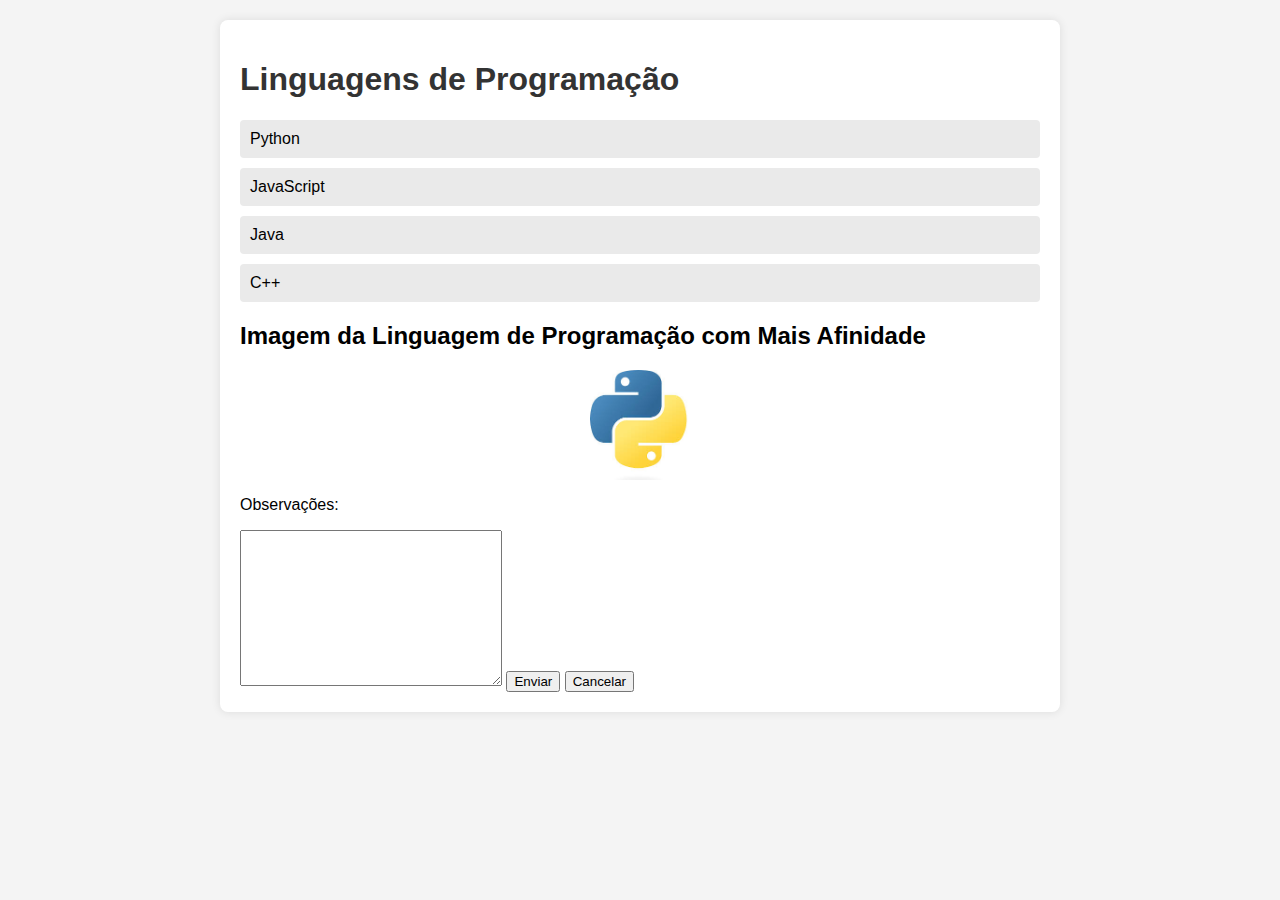
<file: Ex3/index.html>
<html lang="pt-BR">

<header> 
    <link rel="stylesheet" href="style.css">
</header>

<head>
    <meta charset="UTF-8">
    <title>Lista de Linguagens de Programação</title>
    
</head>
<body>
    <div class="container">
        <h1>Linguagens de Programação</h1>
        <ul>
            <li>Python</li>
            <li>JavaScript</li>
            <li>Java</li>
            <li>C++</li>
         
        </ul>

        <h2>Imagem da Linguagem de Programação com Mais Afinidade</h2>
        <img src="python.jfif" alt="Python Logo">


        <p>Observações:</p>
        <textarea name="Observações" id="1" cols="30" rows="10"></textarea>
        <button>Enviar</button>
        <button>Cancelar</button>

</body>
</file>
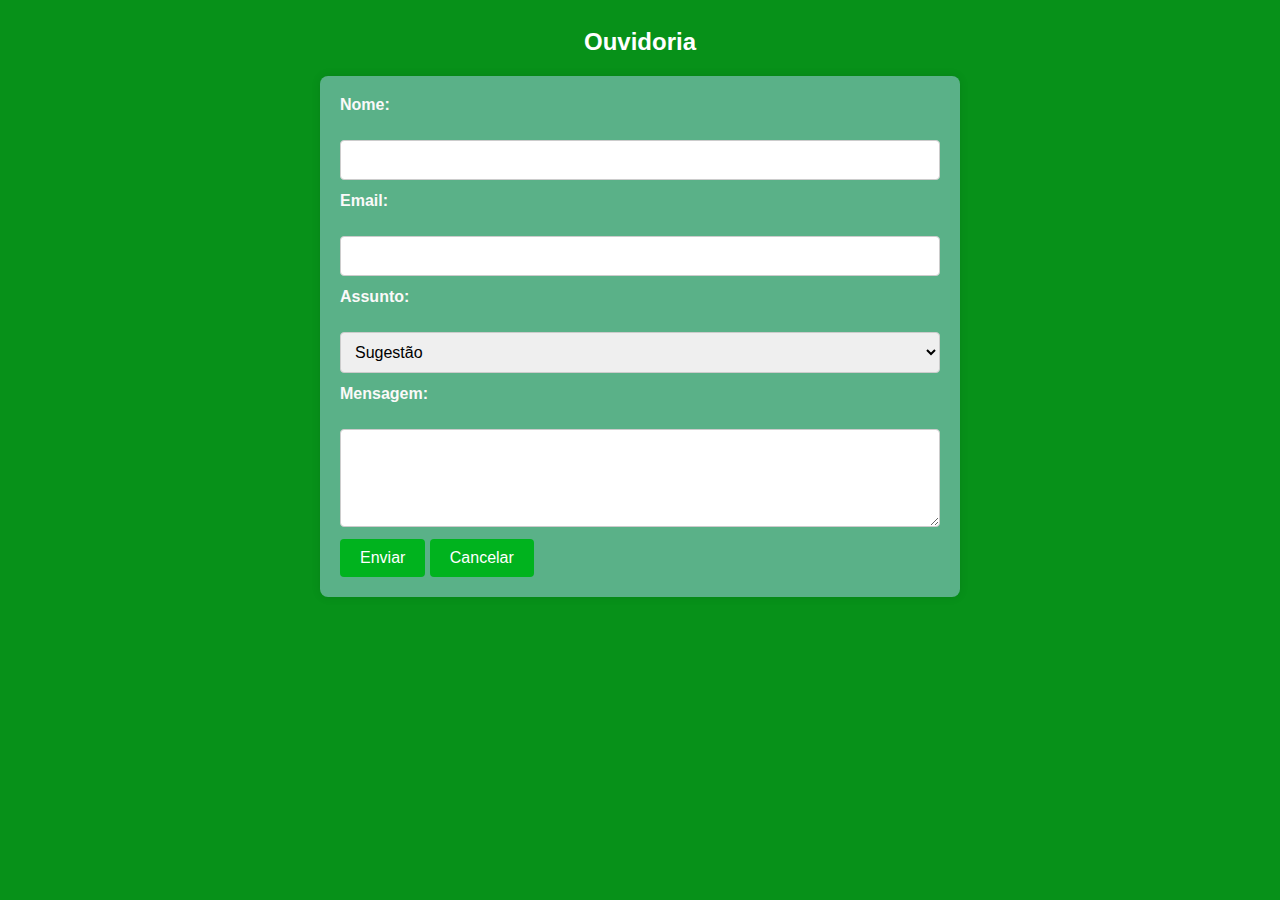
<file: Formulario/index.html>
<html><head>
    <title>OUVIDORIA</title>
    <link rel="stylesheet" href="style.css">
</head>
<body>
    <h2>Ouvidoria</h2>
    <form action="#">
        <label for="nome">Nome:</label><br>
        <input type="text" id="nome" name="nome"><br>
            <label id="email" for="email">Email:</label><br>
            <input type="text" name="email"><br>
            <label for="assunto">Assunto:</label><br>
            <select id="assunto" name="assunto">
            <option value="sugestao">Sugestão</option>
            <option value="reclamacao">Reclamação</option>
            <option value="outro">Outro</option>
        </select><br>
        <label for="mensagem">Mensagem:</label><br>
        <textarea id="mensagem" name="mensagem" rows="4" cols="50"></textarea><br>
        <input type="submit" value="Enviar">
        <input type="submit" value="Cancelar">
    </form>


</body></html>
</file>
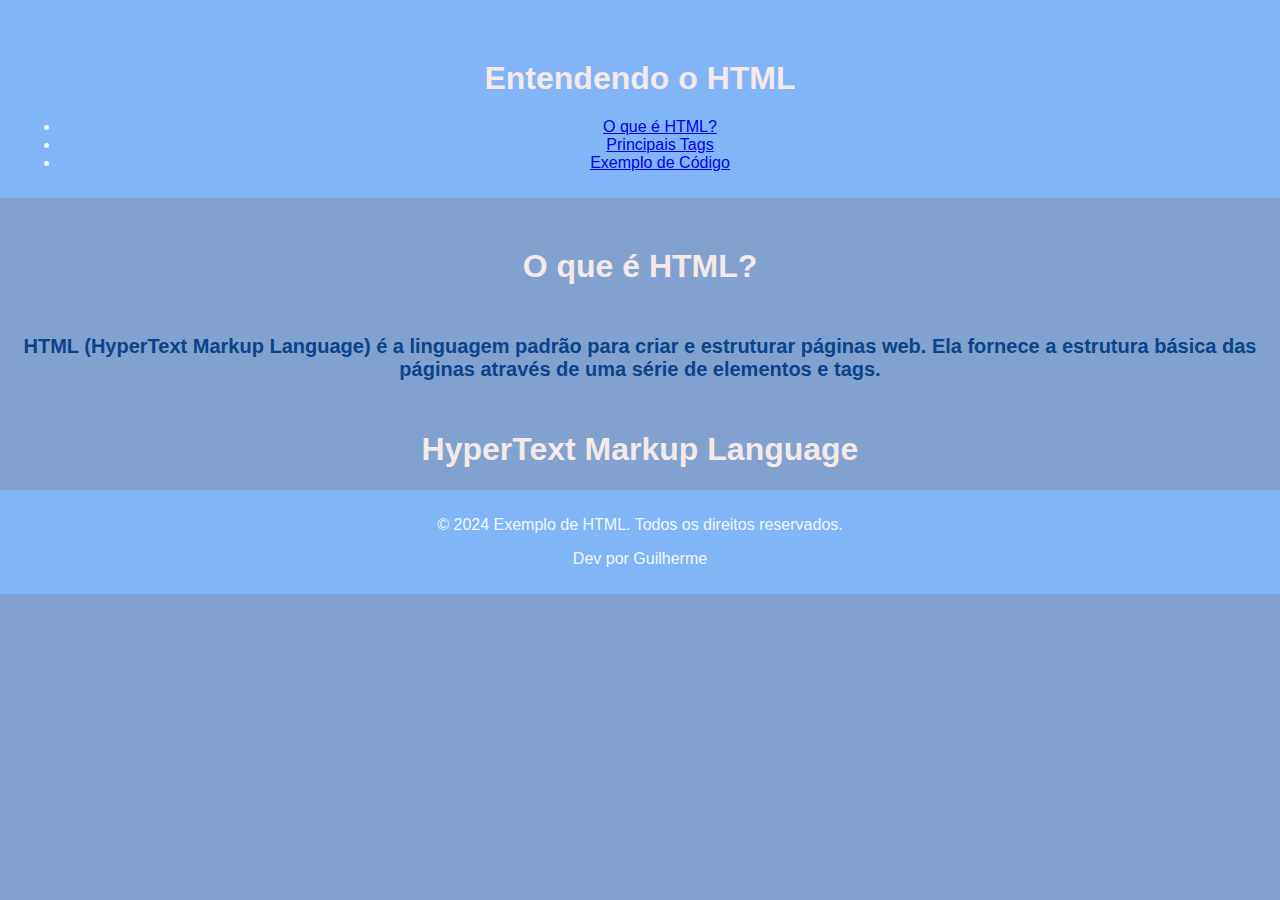
<file: Ex 1/Untitled-1.html>
<html>
    <header>
                <div class="container">
                <h1>Entendendo o HTML</h1>
                <nav>
                    <ul>
                        <li><a href="https://www.hostinger.com.br/tutoriais/o-que-e-html-conceitos-basicos">O que é HTML?</a></li>
                        <li><a href="https://www.w3schools.com/html/html_elements.asp">Principais Tags</a></li>
                        <li><a href="https://www.w3schools.com/html/tryit.asp?filename=tryhtml_classes_capitals">Exemplo de Código</a></li>
                    </ul>
                </nav>
            </div>
      
         <link rel="stylesheet" href="style.css">
    </header>
<head>
        <title>O que é HTML tu tum???</title>
</head>
<body>
    <h1><b>O que é HTML?</b></h1>
    <h1 class="subtexto">HTML (HyperText Markup Language) é a linguagem padrão para criar e estruturar páginas web. Ela fornece a estrutura básica das páginas através de uma série de elementos e tags.</h1> 
    <h1 id="motorosa"> HyperText Markup Language </h1>
</body>

<footer>
        <div class="container">
            <p>&copy; 2024 Exemplo de HTML. Todos os direitos reservados.</p>
            <p>Dev por Guilherme</p>
        </div>
    </footer>

</html>

<script>

</script>
</file>
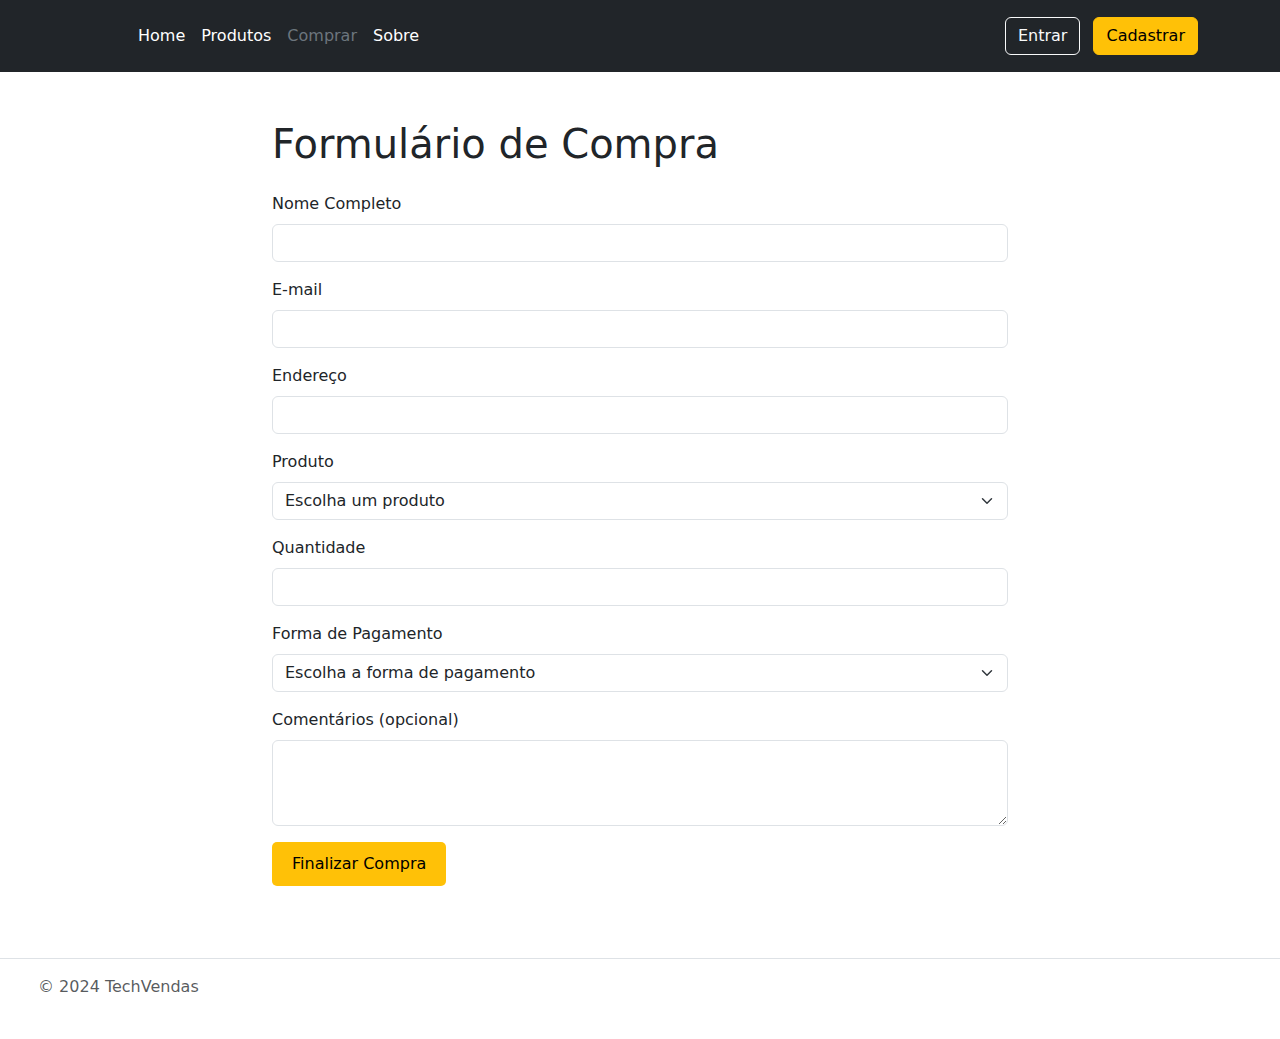
<file: PROJETO/comprar.html>
<!DOCTYPE html>
<html>
<head>
    <meta charset="UTF-8">
    <meta name="viewport" content="width=device-width, initial-scale=1.0">
    <title>Comprar - TechVendas</title>
    <link href="https://cdn.jsdelivr.net/npm/bootstrap@5.3.3/dist/css/bootstrap.min.css" rel="stylesheet" integrity="sha384-QWTKZyjpPEjISv5WaRU9OFeRpok6YctnYmDr5pNlyT2bRjXh0JMhjY6hW+ALEwIH" crossorigin="anonymous">
    <style>
        .btn-finalizar {
            background-color: #ffc107;
            color: black;
            border: none;
            padding: 10px 20px;
            border-radius: 5px;
            font-weight: normal;
        }
    </style>
</head>
<body>
    <header class="p-3 text-bg-dark">
        <div class="container">
            <div class="d-flex flex-wrap align-items-center justify-content-center justify-content-lg-start">
                <a href="index.html" class="d-flex align-items-center mb-2 mb-lg-0 text-white text-decoration-none">
                    <svg class="bi me-2" width="40" height="32" role="img" aria-label="TechVendas Logo">
                        <use xlink:href="#bootstrap"></use>
                    </svg>
                </a>
                <ul class="nav col-12 col-lg-auto me-lg-auto mb-2 justify-content-center mb-md-0">
                    <li><a href="home.html" class="nav-link px-2 text-white">Home</a></li>
                    <li><a href="produtos.html" class="nav-link px-2 text-white">Produtos</a></li>
                    <li><a href="comprar.html" class="nav-link px-2 text-secondary">Comprar</a></li>
                    <li><a href="sobre.html" class="nav-link px-2 text-white">Sobre</a></li>
                </ul>
                <form class="col-12 col-lg-auto mb-3 mb-lg-0 me-lg-3" role="search">
                </form>
                <div class="text-end">
                    <button type="button" class="btn btn-outline-light me-2">Entrar</button>
                    <button type="button" class="btn btn-warning">Cadastrar</button>
                </div>
            </div>
        </div>
    </header>

    <main>
        <div class="container py-5">
            <div class="row">
                <div class="col-lg-8 mx-auto">
                    <h1 class="fw-light mb-4">Formulário de Compra</h1>
                    <form>
                        <div class="mb-3">
                            <label for="name" class="form-label">Nome Completo</label>
                            <input type="text" class="form-control" id="name" required>
                        </div>
                        <div class="mb-3">
                            <label for="email" class="form-label">E-mail</label>
                            <input type="email" class="form-control" id="email" required>
                        </div>
                        <div class="mb-3">
                            <label for="address" class="form-label">Endereço</label>
                            <input type="text" class="form-control" id="address" required>
                        </div>
                        <div class="mb-3">
                            <label for="product" class="form-label">Produto</label>
                            <select class="form-select" id="product" required>
                                <option value="" disabled selected>Escolha um produto</option>
                                <option value="smartwatch1">Smartwatch Ultra Mini Serie8</option>
                                <option value="smartwatch2">Smartwatch Ultra 666 Gold</option>
                                <option value="smartwatch3">Smartwatch I W27 Pro Serie 7</option>
                            </select>
                        </div>
                        <div class="mb-3">
                            <label for="quantity" class="form-label">Quantidade</label>
                            <input type="number" class="form-control" id="quantity" min="1" required>
                        </div>
                        <div class="mb-3">
                            <label for="payment" class="form-label">Forma de Pagamento</label>
                            <select class="form-select" id="payment" required>
                                <option value="" disabled selected>Escolha a forma de pagamento</option>
                                <option value="credit_card">Cartão de Crédito</option>
                                <option value="debit_card">Cartão de Débito</option>
                                <option value="paypal">PayPal</option>
                            </select>
                        </div>
                        <div class="mb-3">
                            <label for="comments" class="form-label">Comentários (opcional)</label>
                            <textarea class="form-control" id="comments" rows="3"></textarea>
                        </div>
                        <button type="submit" class="btn btn-finalizar">Finalizar Compra</button>
                    </form>
                </div>
            </div>
        </div>
    </main>

    <footer class="d-flex flex-wrap justify-content-between align-items-center py-3 my-4 border-top">
        <div class="col-md-4 d-flex align-items-center">
            <a href="index.html" class="mb-3 me-2 mb-md-0 text-body-secondary text-decoration-none lh-1">
                <svg class="bi" width="30" height="24">
                    <use xlink:href="#bootstrap"></use>
                </svg>
            </a>
            <span class="mb-3 mb-md-0 text-body-secondary">© 2024 TechVendas</span>
        </div>
    </footer>

    <script src="https://cdn.jsdelivr.net/npm/bootstrap@5.3.3/dist/js/bootstrap.bundle.min.js" integrity="sha384-YvpcrYf0tY3lHB60NNkmXc5s9fDVZLESaAA55NDzOxhy9GkcIdslK1eN7N6jIeHz" crossorigin="anonymous"></script>
</body>
</html>
</file>
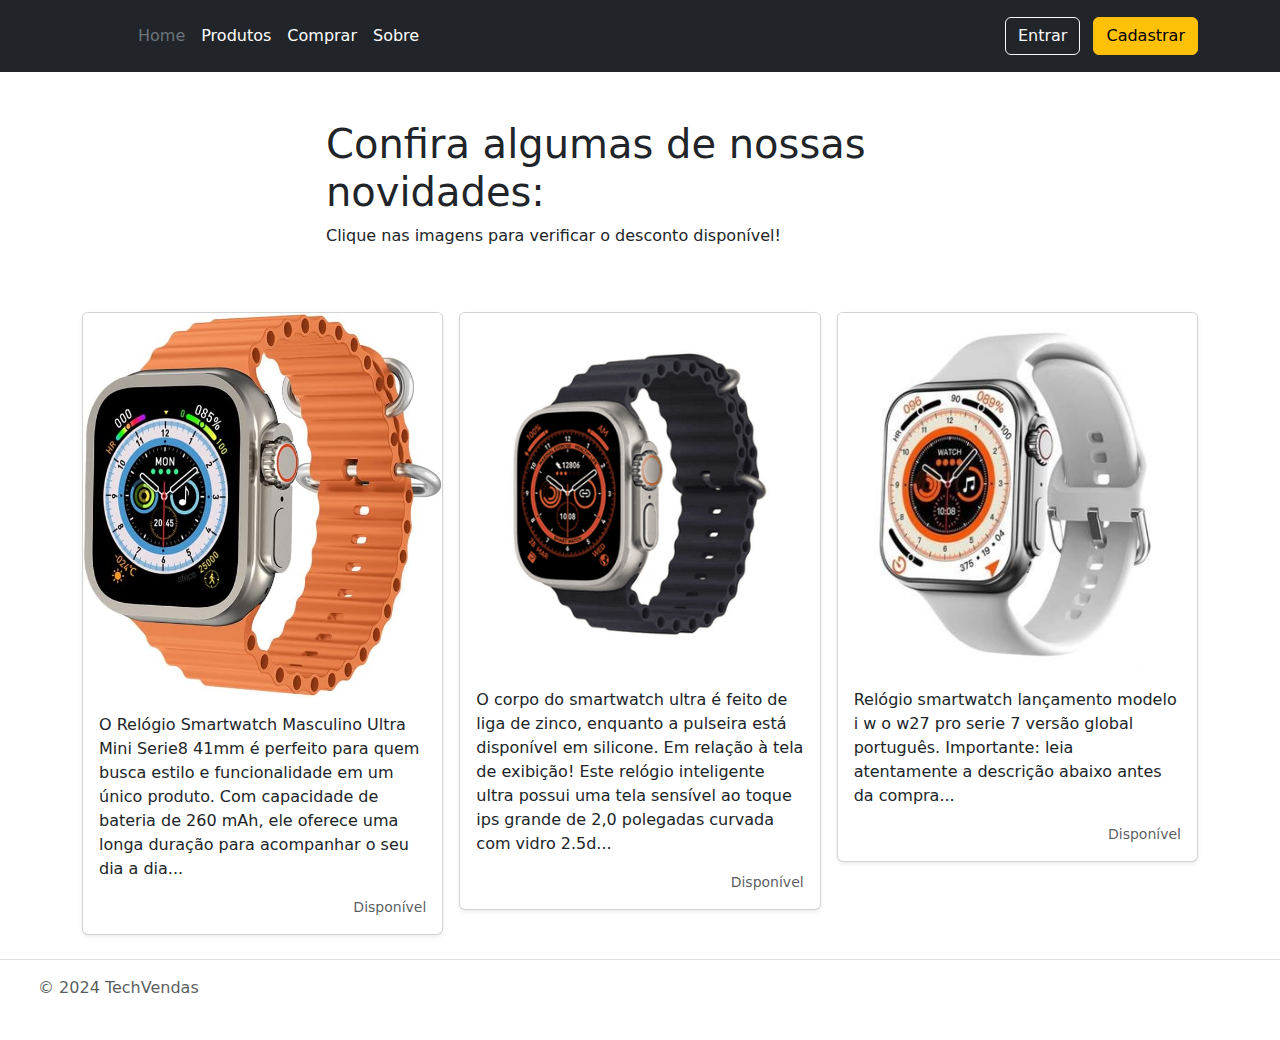
<file: PROJETO/home.html>
<!DOCTYPE html>
<html>
<head>
    <meta charset="UTF-8">
    <meta name="viewport" content="width=device-width, initial-scale=1.0">
    <title>Home</title>
    <link href="https://cdn.jsdelivr.net/npm/bootstrap@5.3.3/dist/css/bootstrap.min.css" rel="stylesheet" integrity="sha384-QWTKZyjpPEjISv5WaRU9OFeRpok6YctnYmDr5pNlyT2bRjXh0JMhjY6hW+ALEwIH" crossorigin="anonymous">
</head>

<body>
    <header class="p-3 text-bg-dark">
        <div class="container">
            <div class="d-flex flex-wrap align-items-center justify-content-center justify-content-lg-start">
                <a href="/" class="d-flex align-items-center mb-2 mb-lg-0 text-white text-decoration-none">
                    <svg class="bi me-2" width="40" height="32" role="img" aria-label="Bootstrap">
                        <use xlink:href="#bootstrap"></use>
                    </svg>
                </a>
                <ul class="nav col-12 col-lg-auto me-lg-auto mb-2 justify-content-center mb-md-0">
                    <li><a href="home.html" class="nav-link px-2 text-secondary">Home</a></li>
                    <li><a href="produtos.html" class="nav-link px-2 text-white">Produtos</a></li>
                    <li><a href="comprar.html" class="nav-link px-2 text-white">Comprar</a></li>
                    <li><a href="sobre.html" class="nav-link px-2 text-white">Sobre</a></li>
                </ul>
                <form class="col-12 col-lg-auto mb-3 mb-lg-0 me-lg-3" role="search">
                
                </form>
                <div class="text-end">
                    <button type="button" class="btn btn-outline-light me-2">Entrar</button>
                    <button type="button" class="btn btn-warning">Cadastrar</button>
                </div>
            </div>
        </div>
    </header>

    <div class="row py-lg-5">
        <div class="col-lg-6 col-md-8 mx-auto">
            <h1 class="fw-light">Confira algumas de nossas novidades:</h1>
            <p>Clique nas imagens para verificar o desconto disponível!</p> 
            <p class="lead text-body-secondary"></p>
        </div>
    </div>
   
    <div class="container">
        <div class="row row-cols-1 row-cols-sm-2 row-cols-md-3 g-3">
            <div class="col">
                <div class="card shadow-sm">
                    <img src="img/51JOS9xMsKL._AC_.jpg" class="card-img-top" alt="Imagem da Card" data-bs-toggle="modal" data-bs-target="#discountModal1">
                    <div class="card-body">
                        <p class="card-text">O Relógio Smartwatch Masculino Ultra Mini Serie8 41mm é perfeito para quem busca estilo e funcionalidade em um único produto. Com capacidade de bateria de 260 mAh, ele oferece uma longa duração para acompanhar o seu dia a dia...</p>
                        <div class="d-flex justify-content-between align-items-center">
                            <div class="btn-group">
                               
                            </div>
                            <small class="text-body-secondary">Disponível</small>
                        </div>
                    </div>
                </div>
            </div>

            <div class="col">
                <div class="card shadow-sm">
                    <img src="img/Smartwatch-Iwo-Serie-8-Ultra-Relogio-Inteligente-Preto_1702927721_g.png" class="card-img-top" alt="Imagem da Card" data-bs-toggle="modal" data-bs-target="#discountModal2">
                    <div class="card-body">
                        <p class="card-text">O corpo do smartwatch ultra é feito de liga de zinco, enquanto a pulseira está disponível em silicone. Em relação à tela de exibição! Este relógio inteligente ultra possui uma tela sensível ao toque ips grande de 2,0 polegadas curvada com vidro 2.5d...</p>
                        <div class="d-flex justify-content-between align-items-center">
                            <div class="btn-group">
                             
                            </div>
                            <small class="text-body-secondary">Disponível</small>
                        </div>
                    </div>
                </div>
            </div>

            <div class="col">
                <div class="card shadow-sm">
                    <img src="img/Smartwatch-Ultra-8-S-rie-8-Watch8-Esportivo-Nfc-1-91-Tela-Amoled-Touch-Screen-Prata_1674314316_g.jpeg" class="card-img-top" alt="Imagem da Card" data-bs-toggle="modal" data-bs-target="#discountModal3">
                    <div class="card-body">
                        <p class="card-text">Relógio smartwatch lançamento modelo i w o w27 pro serie 7 versão global português. Importante: leia atentamente a descrição abaixo antes da compra...</p>
                        <div class="d-flex justify-content-between align-items-center">
                            <div class="btn-group">
                            
                            </div>
                            <small class="text-body-secondary">Disponível</small>
                        </div>
                    </div>
                </div>
            </div>
        </div>
    </div>

    
    <div class="modal fade" id="discountModal1" tabindex="-1" aria-labelledby="discountModal1Label" aria-hidden="true">
        <div class="modal-dialog">
            <div class="modal-content">
                <div class="modal-header">
                    <h5 class="modal-title" id="discountModal1Label">Desconto Disponível para Smartwatch Ultra Mini Serie8</h5>
                    <button type="button" class="btn-close" data-bs-dismiss="modal" aria-label="Close"></button>
                </div>
                <div class="modal-body">
                    Aproveite um desconto especial de <strong>15%</strong> na compra deste Smartwatch Ultra Mini Serie8. O desconto será aplicado automaticamente no checkout.
                </div>
                <div class="modal-footer">
                    <button type="button" class="btn btn-secondary" data-bs-dismiss="modal">Fechar</button>
                    <a href="comprar.html" class="btn btn-warning">Comprar Agora</a>
                </div>
            </div>
        </div>
    </div>

    <div class="modal fade" id="discountModal2" tabindex="-1" aria-labelledby="discountModal2Label" aria-hidden="true">
        <div class="modal-dialog">
            <div class="modal-content">
                <div class="modal-header">
                    <h5 class="modal-title" id="discountModal2Label">Desconto Disponível para Smartwatch Ultra</h5>
                    <button type="button" class="btn-close" data-bs-dismiss="modal" aria-label="Close"></button>
                </div>
                <div class="modal-body">
                    Aproveite um desconto especial de <strong>20%</strong> na compra deste Smartwatch Ultra. O desconto será aplicado automaticamente no checkout.
                </div>
                <div class="modal-footer">
                    <button type="button" class="btn btn-secondary" data-bs-dismiss="modal">Fechar</button>
                    <a href="comprar.html" class="btn btn-warning">Comprar Agora</a>
                </div>
            </div>
        </div>
    </div>

    <div class="modal fade" id="discountModal3" tabindex="-1" aria-labelledby="discountModal3Label" aria-hidden="true">
        <div class="modal-dialog">
            <div class="modal-content">
                <div class="modal-header">
                    <h5 class="modal-title" id="discountModal3Label">Desconto Disponível para Smartwatch W27 Pro</h5>
                    <button type="button" class="btn-close" data-bs-dismiss="modal" aria-label="Close"></button>
                </div>
                <div class="modal-body">
                    Aproveite um desconto especial de <strong>10%</strong> na compra deste Smartwatch W27 Pro. O desconto será aplicado automaticamente no checkout.
                </div>
                <div class="modal-footer">
                    <button type="button" class="btn btn-secondary" data-bs-dismiss="modal">Fechar</button>
                    <a href="comprar.html" class="btn btn-warning">Comprar Agora</a>
                </div>
            </div>
        </div>
    </div>

    <script src="https://cdn.jsdelivr.net/npm/bootstrap@5.3.3/dist/js/bootstrap.bundle.min.js" integrity="sha384-YvpcrYf0tY3lHB60NNkmXc5s9fDVZLESaAA55NDzOxhy9GkcIdslK1eN7N6jIeHz" crossorigin="anonymous"></script>

    <footer class="d-flex flex-wrap justify-content-between align-items-center py-3 my-4 border-top">
        <div class="col-md-4 d-flex align-items-center">
          <a href="/" class="mb-3 me-2 mb-md-0 text-body-secondary text-decoration-none lh-1">
            <svg class="bi" width="30" height="24"><use xlink:href="#bootstrap"></use></svg>
          </a>
          <span class="mb-3 mb-md-0 text-body-secondary">© 2024 TechVendas</span>
        </div>
    </footer>
</body>
</html>
</file>
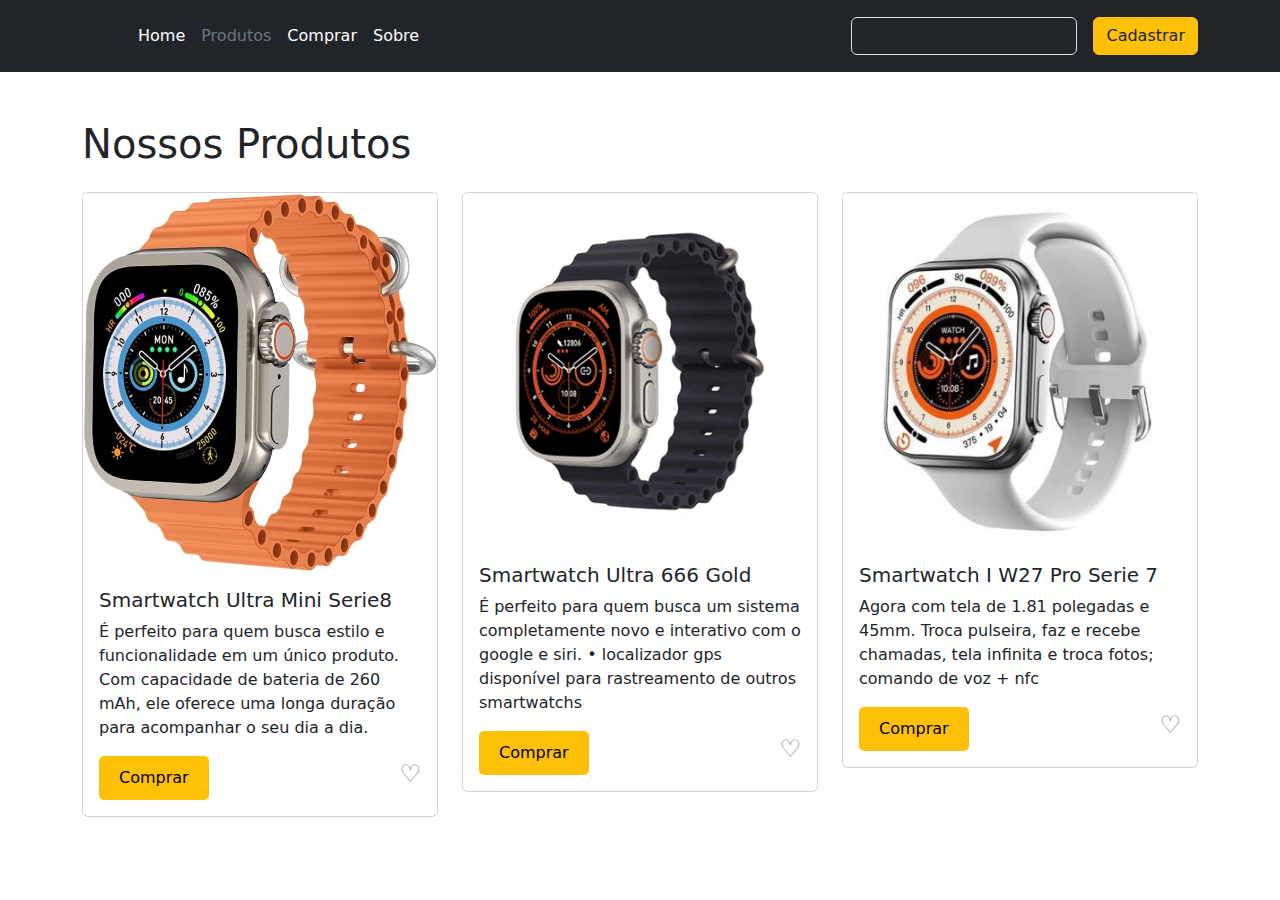
<file: PROJETO/produtos.html>
<!DOCTYPE html>
<html>
<head>
    <meta charset="UTF-8">
    <meta name="viewport" content="width=device-width, initial-scale=1.0">
    <title>Produtos - TechVendas</title>
    <link href="https://cdn.jsdelivr.net/npm/bootstrap@5.3.3/dist/css/bootstrap.min.css" rel="stylesheet" integrity="sha384-QWTKZyjpPEjISv5WaRU9OFeRpok6YctnYmDr5pNlyT2bRjXh0JMhjY6hW+ALEwIH" crossorigin="anonymous">
    <style>
        .favorito {
            color: gray;
            cursor: pointer;
            font-size: 1.5rem;
        }
        .favorito.selecionado {
            color: red;
        }
        .btn-comprar {
            background-color: #ffc107;
            color: black;
            border: none;
            padding: 10px 20px;
            border-radius: 5px;
            font-weight: normal; 
        }
    </style>
</head>
<body>
    <header class="p-3 text-bg-dark">
        <div class="container">
            <div class="d-flex flex-wrap align-items-center justify-content-center justify-content-lg-start">
                <a href="home.html" class="d-flex align-items-center mb-2 mb-lg-0 text-white text-decoration-none">
                    <svg class="bi me-2" width="40" height="32" role="img" aria-label="Bootstrap">
                        <use xlink:href="#bootstrap"></use>
                    </svg>
                </a>
                <ul class="nav col-12 col-lg-auto me-lg-auto mb-2 justify-content-center mb-md-0">
                    <li><a href="home.html" class="nav-link px-2 text-white">Home</a></li>
                    <li><a href="produtos.html" class="nav-link px-2 text-secondary">Produtos</a></li>
                    <li><a href="comprar.html" class="nav-link px-2 text-white">Comprar</a></li>
                    <li><a href="sobre.html" class="nav-link px-2 text-white">Sobre</a></li>
                </ul>
                <form class="col-12 col-lg-auto mb-3 mb-lg-0 me-lg-3" role="search">
                    <input type="search" class="form-control form-control-dark text-bg-dark" placeholder="Search..." aria-label="Search">
                </form>
                <div class="text-end">
                    <button type="button" class="btn btn-warning text-dark">Cadastrar</button>
                </div>
            </div>
        </div>
    </header>

    <main class="container mt-5">
        <h1 class="mb-4">Nossos Produtos</h1>
        <div class="row">
            <!-- Smartwatch Masculino Ultra Mini Serie8 -->
            <div class="col-md-4">
                <div class="card mb-4">
                    <img src="img/51JOS9xMsKL._AC_.jpg" class="card-img-top" alt="Produto 1">
                    <div class="card-body">
                        <h5 class="card-title">Smartwatch Ultra Mini Serie8</h5>
                        <p class="card-text">É perfeito para quem busca estilo e funcionalidade em um único produto. Com capacidade de bateria de 260 mAh, ele oferece uma longa duração para acompanhar o seu dia a dia.</p>
                        <div class="d-flex justify-content-between">
                            <button class="btn btn-comprar" onclick="window.location.href='comprar.html'">Comprar</button>
                            <span class="favorito" onclick="toggleFavorito(this)">&#9825;</span>
                        </div>
                    </div>
                </div>
            </div>
            <!-- Smartwatch Ultra 666 Gold -->
            <div class="col-md-4">
                <div class="card mb-4">
                    <img src="img/Smartwatch-Iwo-Serie-8-Ultra-Relogio-Inteligente-Preto_1702927721_g.png" class="card-img-top" alt="Produto 2">
                    <div class="card-body">
                        <h5 class="card-title">Smartwatch Ultra 666 Gold</h5>
                        <p class="card-text">É perfeito para quem busca um sistema completamente novo e interativo com o google e siri. • localizador gps disponível para rastreamento de outros smartwatchs</p>
                        <div class="d-flex justify-content-between">
                            <button class="btn btn-comprar" onclick="window.location.href='comprar.html'">Comprar</button>
                            <span class="favorito" onclick="toggleFavorito(this)">&#9825;</span>
                        </div>
                    </div>
                </div>
            </div>
            <!-- Smartwatch I W27 Pro Serie 7 -->
            <div class="col-md-4">
                <div class="card mb-4">
                    <img src="img/Smartwatch-Ultra-8-S-rie-8-Watch8-Esportivo-Nfc-1-91-Tela-Amoled-Touch-Screen-Prata_1674314316_g.jpeg" class="card-img-top" alt="Produto 3">
                    <div class="card-body">
                        <h5 class="card-title">Smartwatch I W27 Pro Serie 7</h5>
                        <p class="card-text">Agora com tela de 1.81 polegadas e 45mm. Troca pulseira, faz e recebe chamadas, tela infinita e troca fotos; comando de voz + nfc</p>
                        <div class="d-flex justify-content-between">
                            <button class="btn btn-comprar" onclick="window.location.href='comprar.html'">Comprar</button>
                            <span class="favorito" onclick="toggleFavorito(this)">&#9825;</span>
                        </div>
                    </div>
                </div>
            </div>
        </div>
    </main>

    <script>
        function toggleFavorito(element) {
            element.classList.toggle('selecionado');
        }
    </script>
</body>
</html>
</file>
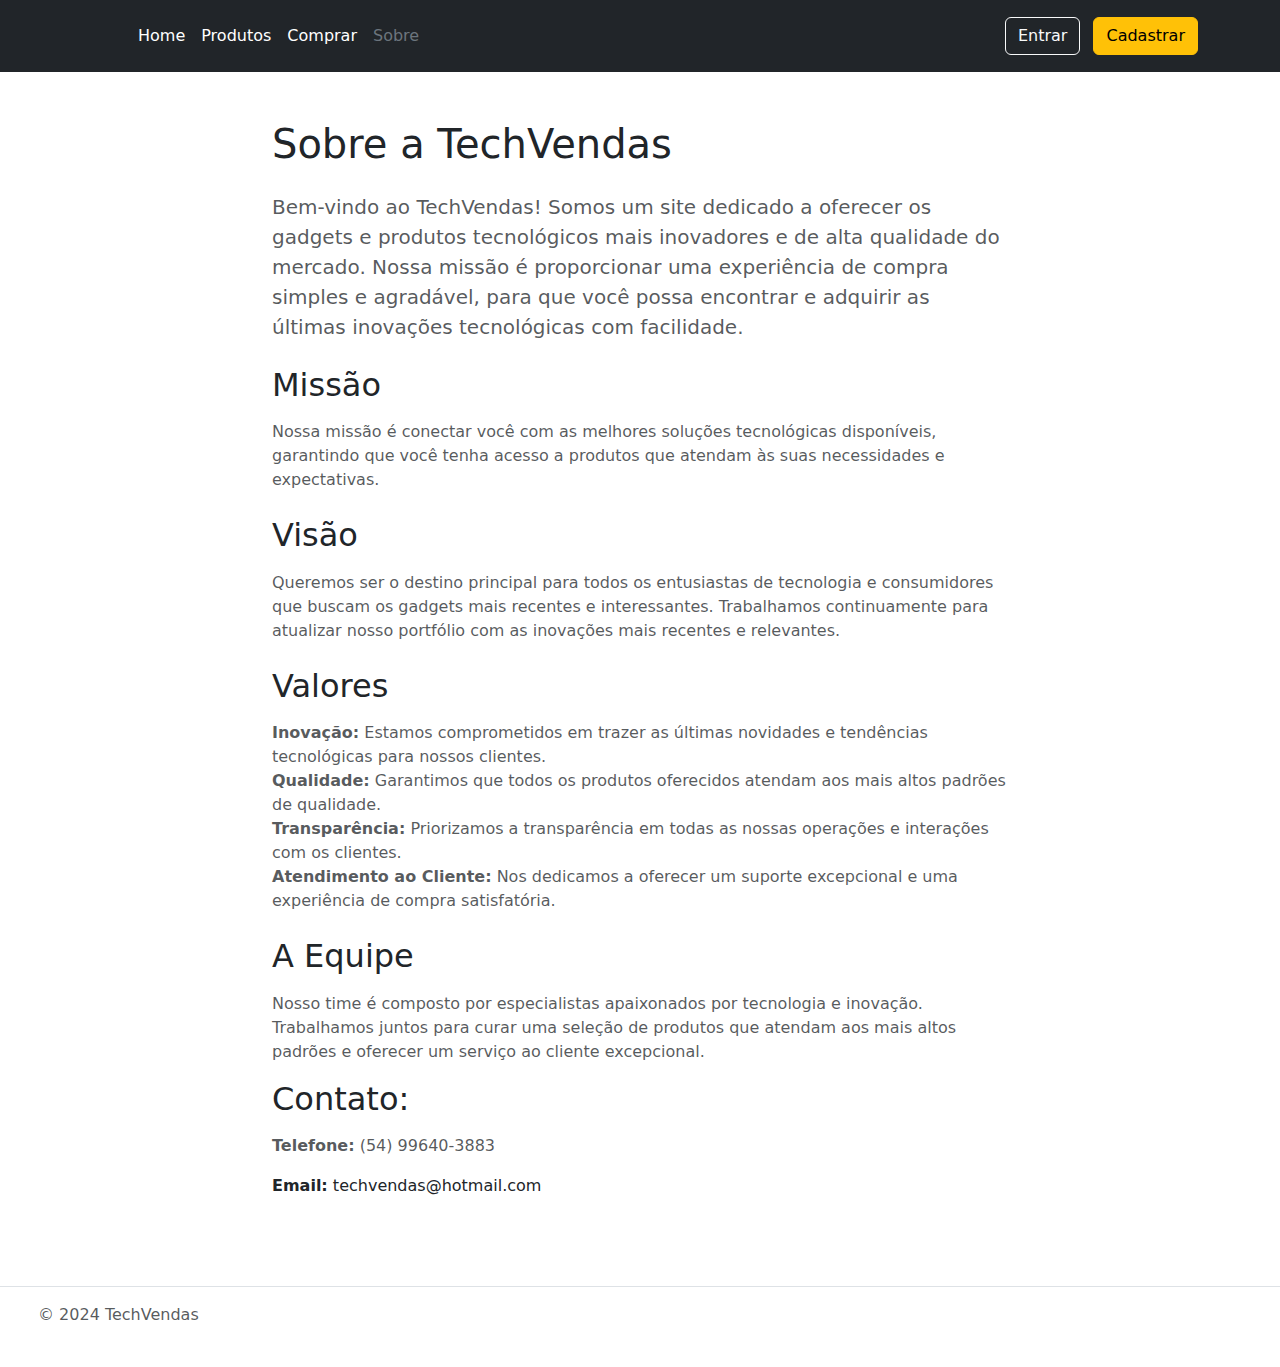
<file: PROJETO/sobre.html>
<!DOCTYPE html>
<html>
<head>
    <meta charset="UTF-8">
    <meta name="viewport" content="width=device-width, initial-scale=1.0">
    <title>Sobre - TechVendas</title>
    <link href="https://cdn.jsdelivr.net/npm/bootstrap@5.3.3/dist/css/bootstrap.min.css" rel="stylesheet" integrity="sha384-QWTKZyjpPEjISv5WaRU9OFeRpok6YctnYmDr5pNlyT2bRjXh0JMhjY6hW+ALEwIH" crossorigin="anonymous">
</head>
<body>
    <header class="p-3 text-bg-dark">
        <div class="container">
            <div class="d-flex flex-wrap align-items-center justify-content-center justify-content-lg-start">
                <a href="index.html" class="d-flex align-items-center mb-2 mb-lg-0 text-white text-decoration-none">
                    <svg class="bi me-2" width="40" height="32" role="img" aria-label="TechVendas Logo">
                     
                        <use xlink:href="#bootstrap"></use>
                    </svg>
                </a>
                <ul class="nav col-12 col-lg-auto me-lg-auto mb-2 justify-content-center mb-md-0">
                    <li><a href="home.html" class="nav-link px-2 text-white">Home</a></li>
                    <li><a href="produtos.html" class="nav-link px-2 text-white">Produtos</a></li>
                    <li><a href="comprar.html" class="nav-link px-2 text-white">Comprar</a></li>
                    <li><a href="sobre.html" class="nav-link px-2 text-secondary">Sobre</a></li>
                </ul>
                <form class="col-12 col-lg-auto mb-3 mb-lg-0 me-lg-3" role="search">
                 
                </form>
                <div class="text-end">
                    <button type="button" class="btn btn-outline-light me-2">Entrar</button>
                    <button type="button" class="btn btn-warning">Cadastrar</button>
                </div>
            </div>
        </div>
    </header>

    <main>
        <div class="container py-5">
            <div class="row">
                <div class="col-lg-8 mx-auto">
                    <h1 class="fw-light mb-4">Sobre a TechVendas</h1>
                    <p class="lead text-body-secondary mb-4">
                        Bem-vindo ao TechVendas! Somos um site dedicado a oferecer os gadgets e produtos tecnológicos mais inovadores e de alta qualidade do mercado. Nossa missão é proporcionar uma experiência de compra simples e agradável, para que você possa encontrar e adquirir as últimas inovações tecnológicas com facilidade.
                    </p>
                    
                    <h2 class="fw-light mb-3">Missão</h2>
                    <p class="text-body-secondary mb-4">
                        Nossa missão é conectar você com as melhores soluções tecnológicas disponíveis, garantindo que você tenha acesso a produtos que atendam às suas necessidades e expectativas.
                    </p>
                    
                    <h2 class="fw-light mb-3">Visão</h2>
                    <p class="text-body-secondary mb-4">
                        Queremos ser o destino principal para todos os entusiastas de tecnologia e consumidores que buscam os gadgets mais recentes e interessantes. Trabalhamos continuamente para atualizar nosso portfólio com as inovações mais recentes e relevantes.
                    </p>
                    
                    <h2 class="fw-light mb-3">Valores</h2>
                    <ul class="list-unstyled text-body-secondary mb-4">
                        <li><strong>Inovação:</strong> Estamos comprometidos em trazer as últimas novidades e tendências tecnológicas para nossos clientes.</li>
                        <li><strong>Qualidade:</strong> Garantimos que todos os produtos oferecidos atendam aos mais altos padrões de qualidade.</li>
                        <li><strong>Transparência:</strong> Priorizamos a transparência em todas as nossas operações e interações com os clientes.</li>
                        <li><strong>Atendimento ao Cliente:</strong> Nos dedicamos a oferecer um suporte excepcional e uma experiência de compra satisfatória.</li>
                    </ul>
                    
                    <h2 class="fw-light mb-3">A Equipe</h2>
                    <p class="text-body-secondary">
                        Nosso time é composto por especialistas apaixonados por tecnologia e inovação. Trabalhamos juntos para curar uma seleção de produtos que atendam aos mais altos padrões e oferecer um serviço ao cliente excepcional.
                    </p>

                    <h2 class="fw-light mb-3">Contato:</h2>
                    <p class="text-body-secondary">
                        <b>Telefone:</b> (54) 99640-3883 </p>
                        <p><b>Email:</b>  techvendas@hotmail.com</p> 

                    </p>
                </div>
            </div>
        </div>
    </main>

    <footer class="d-flex flex-wrap justify-content-between align-items-center py-3 my-4 border-top">
        <div class="col-md-4 d-flex align-items-center">
            <a href="index.html" class="mb-3 me-2 mb-md-0 text-body-secondary text-decoration-none lh-1">
             
                <svg class="bi" width="30" height="24">
                    <use xlink:href="#bootstrap"></use>
                </svg>
            </a>
            <span class="mb-3 mb-md-0 text-body-secondary">© 2024 TechVendas</span>
        </div>
    </footer>

    <script src="https://cdn.jsdelivr.net/npm/bootstrap@5.3.3/dist/js/bootstrap.bundle.min.js" integrity="sha384-YvpcrYf0tY3lHB60NNkmXc5s9fDVZLESaAA55NDzOxhy9GkcIdslK1eN7N6jIeHz" crossorigin="anonymous"></script>
</body>
</html>
</file>
<file: Ex3/style.css>
body {
    font-family: Arial, sans-serif;
    margin: 20px;
    background-color: #f4f4f4;
}

.container {
    max-width: 800px;
    margin: auto;
    background: #fff;
    padding: 20px;
    border-radius: 8px;
    box-shadow: 0 0 10px rgba(0, 0, 0, 0.1);
}

h1 {
    color: #333;
}

ul {
    list-style: none;
    padding: 0;
}

li {
    background: #eaeaea;
    margin: 10px 0;
    padding: 10px;
    border-radius: 4px;
}

img {
    max-width: 100px;
    display: block;
    margin: 10px auto;
}
</file>
<file: Formulario/style.css>
{
    margin: 0;
    padding: 0;
    box-sizing: border-box;
}

body {
    font-family: Arial, sans-serif;
    background-color: #079119;
    color: #faf9f9;
    padding: 20px;
}

h2 {
    color: #ffffff;
    margin-bottom: 20px;
    text-align: center;
}

form {
    max-width: 600px;
    margin: 0 auto;
    background: #5ab188;
    padding: 20px;
    border-radius: 8px;
    box-shadow: 0 0 10px rgba(0, 0, 0, 0.1);
}

label {
    display: block;
    margin-bottom: 8px;
    font-weight: bold;
}

input[type="text"], 
input[type="number"], 
input[type="date"], 
textarea, 
select {
    width: 100%;
    padding: 10px;
    margin-bottom: 12px;
    border: 1px solid #ccc;
    border-radius: 4px;
    font-size: 16px;
}

input[type="submit"] {
    background-color: #00b31e;
    color: white;
    border: none;
    padding: 10px 20px;
    font-size: 16px;
    border-radius: 4px;
    cursor: pointer;
}

input[type="submit"]:hover {
    background-color: #009431;
}
</file>
<file: Ex 1/style.css>
body {
    font-family: Arial, sans-serif;
    background-color: hwb(214 5% 37% / 0.521);
    margin: 0;
    padding: 0;
    }

h1 {
    color: #f5e9e9;
    text-align: center;
    margin-top: 50px;
    }

    /*CLASS*/        
.subtexto {
    color: #0b438b;
    font-size: 20px;
    }



header, footer {
        background: #82b5f8;
        color: #fff;
        padding: 10px 20px;
        text-align: center;
}

.container {
    color: aliceblue;
}
</file>
